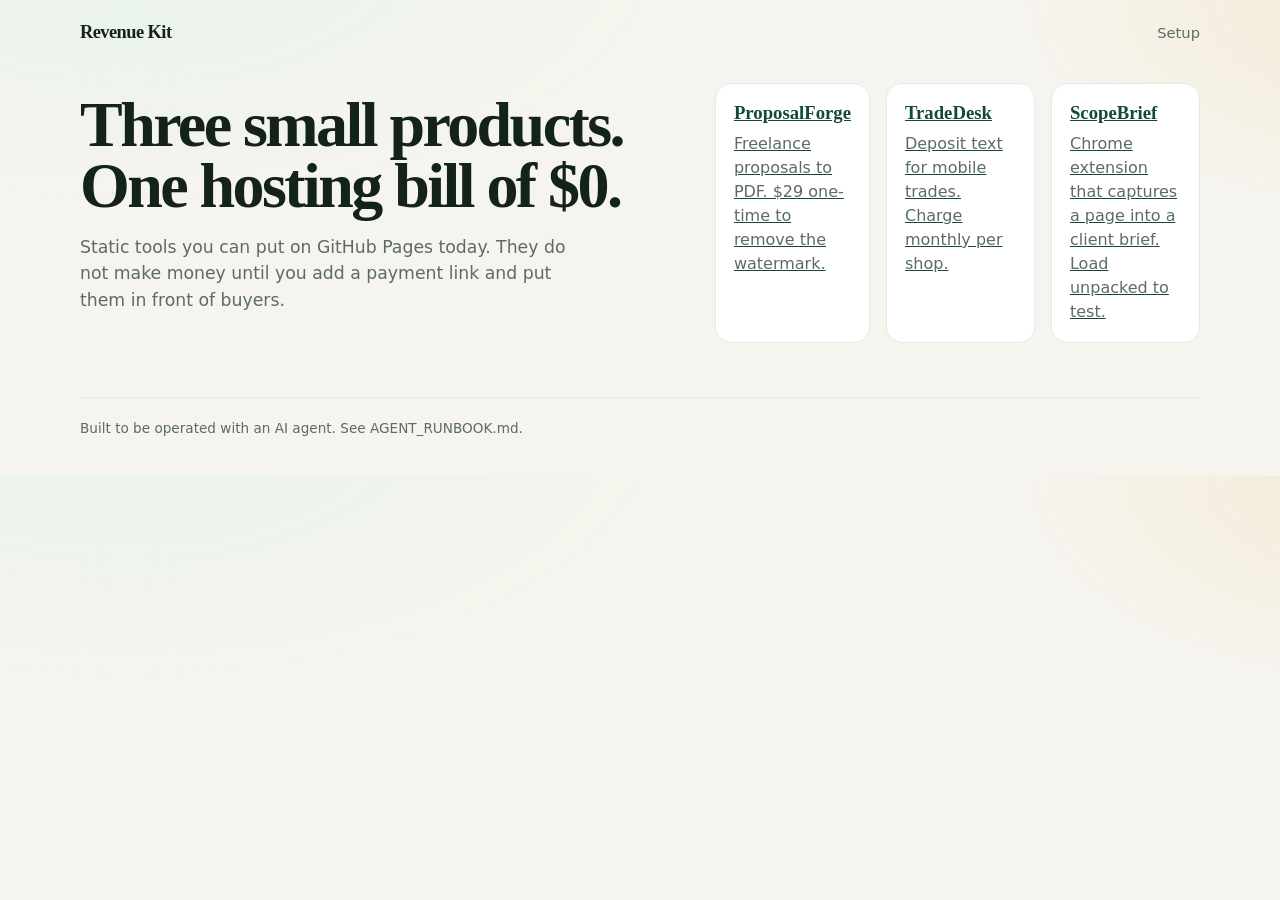
<file: index.html>
<!DOCTYPE html>
<html lang="en">
<head>
  <meta charset="utf-8" />
  <meta name="viewport" content="width=device-width, initial-scale=1" />
  <title>Revenue Kit</title>
  <link rel="stylesheet" href="proposalforge/styles.css" />
</head>
<body>
  <div class="wrap">
    <nav>
      <a class="brand" href="index.html">Revenue Kit</a>
      <div class="nav-links"><a href="README.md">Setup</a></div>
    </nav>
    <section class="hero">
      <div>
        <h1>Three small products. One hosting bill of $0.</h1>
        <p class="lede">Static tools you can put on GitHub Pages today. They do not make money until you add a payment link and put them in front of buyers.</p>
      </div>
      <div class="grid" style="padding:0">
        <a class="card" href="proposalforge/index.html"><h3>ProposalForge</h3><p>Freelance proposals to PDF. $29 one-time to remove the watermark.</p></a>
        <a class="card" href="tradedesk/index.html"><h3>TradeDesk</h3><p>Deposit text for mobile trades. Charge monthly per shop.</p></a>
        <a class="card" href="extension/popup.html"><h3>ScopeBrief</h3><p>Chrome extension that captures a page into a client brief. Load unpacked to test.</p></a>
      </div>
    </section>
    <footer>Built to be operated with an AI agent. See AGENT_RUNBOOK.md.</footer>
  </div>
</body>
</html>
</file>
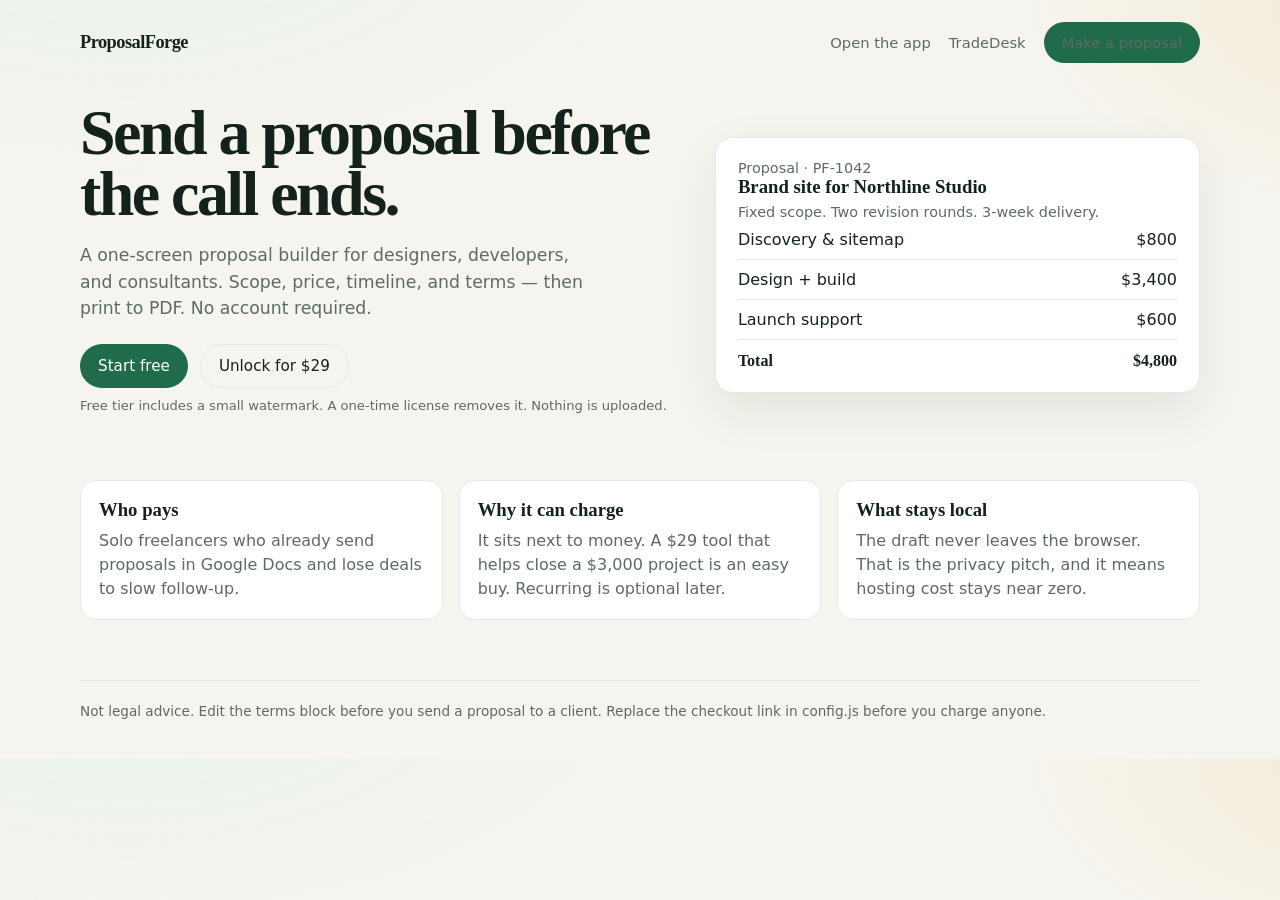
<file: proposalforge/index.html>
<!DOCTYPE html>
<html lang="en">
<head>
  <meta charset="utf-8" />
  <meta name="viewport" content="width=device-width, initial-scale=1" />
  <title>ProposalForge — proposals freelancers can send today</title>
  <meta name="description" content="Write a scoped freelance proposal with price, timeline, and terms. Print to PDF. One-time license removes the watermark." />
  <link rel="stylesheet" href="styles.css" />
</head>
<body>
  <div class="wrap">
    <nav>
      <a class="brand" href="index.html">ProposalForge</a>
      <div class="nav-links">
        <a href="app.html">Open the app</a>
        <a href="../tradedesk/index.html">TradeDesk</a>
        <a class="btn" href="app.html">Make a proposal</a>
      </div>
    </nav>
    <section class="hero">
      <div>
        <h1>Send a proposal before the call ends.</h1>
        <p class="lede">A one-screen proposal builder for designers, developers, and consultants. Scope, price, timeline, and terms — then print to PDF. No account required.</p>
        <div class="cta-row">
          <a class="btn" href="app.html">Start free</a>
          <a class="btn secondary" id="buy" href="#">Unlock for $29</a>
        </div>
        <p class="fine">Free tier includes a small watermark. A one-time license removes it. Nothing is uploaded.</p>
      </div>
      <div class="preview">
        <p class="meta">Proposal · PF-1042</p>
        <h3>Brand site for Northline Studio</h3>
        <p>Fixed scope. Two revision rounds. 3-week delivery.</p>
        <div class="line-item"><span>Discovery & sitemap</span><span>$800</span></div>
        <div class="line-item"><span>Design + build</span><span>$3,400</span></div>
        <div class="line-item"><span>Launch support</span><span>$600</span></div>
        <div class="total"><span>Total</span><span>$4,800</span></div>
      </div>
    </section>
    <section class="grid">
      <article class="card"><h3>Who pays</h3><p>Solo freelancers who already send proposals in Google Docs and lose deals to slow follow-up.</p></article>
      <article class="card"><h3>Why it can charge</h3><p>It sits next to money. A $29 tool that helps close a $3,000 project is an easy buy. Recurring is optional later.</p></article>
      <article class="card"><h3>What stays local</h3><p>The draft never leaves the browser. That is the privacy pitch, and it means hosting cost stays near zero.</p></article>
    </section>
    <footer>Not legal advice. Edit the terms block before you send a proposal to a client. Replace the checkout link in config.js before you charge anyone.</footer>
  </div>
  <script src="config.js"></script>
  <script>
    document.getElementById("buy").href = window.PF_CONFIG.checkoutUrl;
  </script>
</body>
</html>
</file>
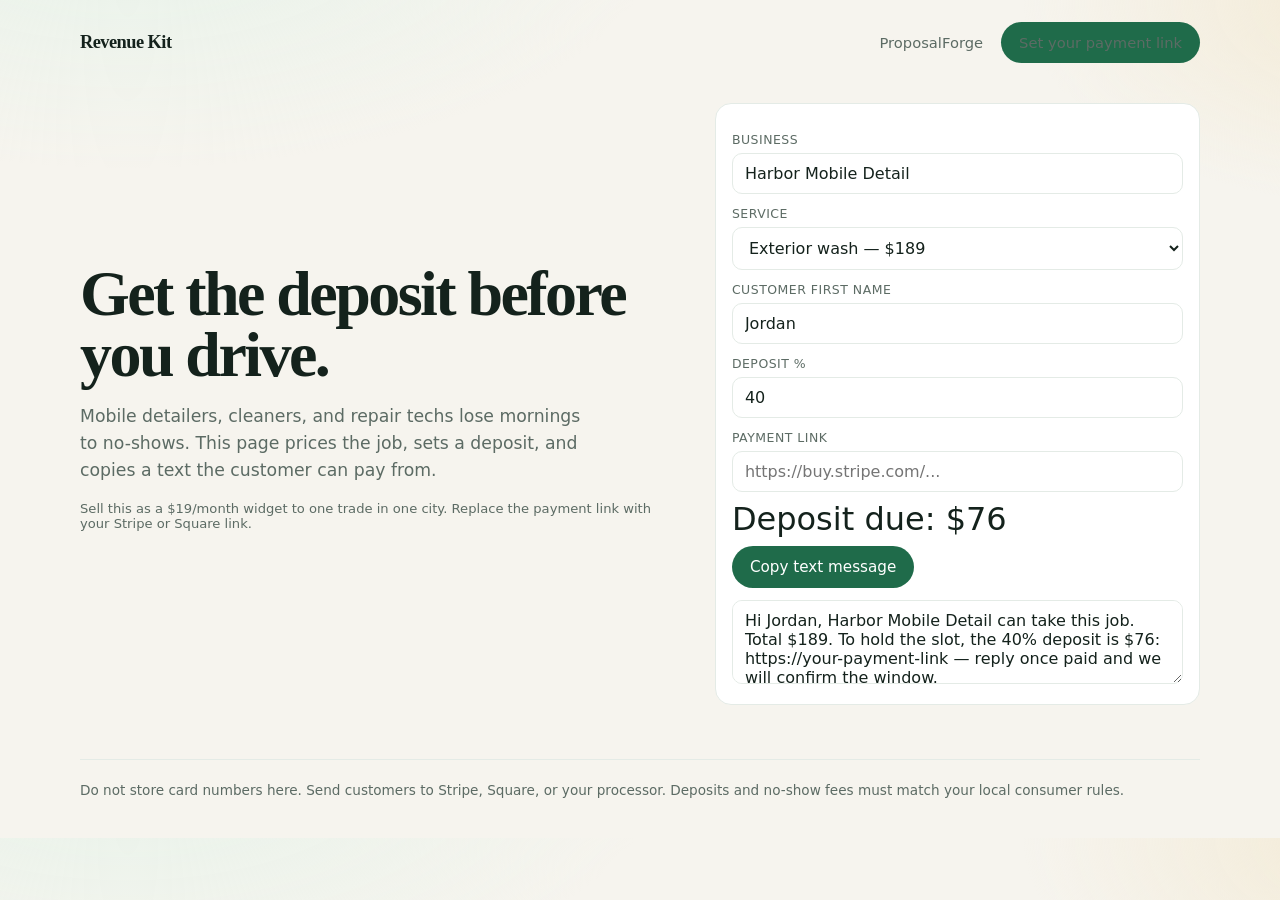
<file: tradedesk/index.html>
<!DOCTYPE html>
<html lang="en">
<head>
  <meta charset="utf-8" />
  <meta name="viewport" content="width=device-width, initial-scale=1" />
  <title>TradeDesk — deposit quotes for local services</title>
  <meta name="description" content="Quote a local job, require a deposit, and text the customer a payment link." />
  <link rel="stylesheet" href="../proposalforge/styles.css" />
  <style>.quote { font-family: Inter, ui-sans-serif, system-ui, sans-serif; } .big { font-size: 2rem; margin: 8px 0; }</style>
</head>
<body>
  <div class="wrap">
    <nav>
      <a class="brand" href="../index.html">Revenue Kit</a>
      <div class="nav-links">
        <a href="../proposalforge/index.html">ProposalForge</a>
        <a class="btn" id="payLink" href="#">Set your payment link</a>
      </div>
    </nav>
    <section class="hero">
      <div>
        <h1>Get the deposit before you drive.</h1>
        <p class="lede">Mobile detailers, cleaners, and repair techs lose mornings to no-shows. This page prices the job, sets a deposit, and copies a text the customer can pay from.</p>
        <p class="fine">Sell this as a $19/month widget to one trade in one city. Replace the payment link with your Stripe or Square link.</p>
      </div>
      <form class="panel quote" id="form">
        <label>Business</label>
        <input id="biz" value="Harbor Mobile Detail" />
        <label>Service</label>
        <select id="service">
          <option value="189">Exterior wash — $189</option>
          <option value="349">Full detail — $349</option>
          <option value="129">Interior reset — $129</option>
          <option value="79">Add-on: pet hair — $79</option>
        </select>
        <label>Customer first name</label>
        <input id="name" value="Jordan" />
        <label>Deposit %</label>
        <input id="dep" type="number" value="40" />
        <label>Payment link</label>
        <input id="link" placeholder="https://buy.stripe.com/..." />
        <p class="big" id="due"></p>
        <button class="btn" type="button" id="copy">Copy text message</button>
        <textarea id="sms" style="margin-top:12px"></textarea>
      </form>
    </section>
    <footer>Do not store card numbers here. Send customers to Stripe, Square, or your processor. Deposits and no-show fees must match your local consumer rules.</footer>
  </div>
  <script>
    const $ = (id) => document.getElementById(id);
    const saved = localStorage.getItem("td_link");
    if (saved) $("link").value = saved;
    function render() {
      const price = Number($("service").value);
      const dep = Math.min(100, Math.max(0, Number($("dep").value) || 0));
      const due = Math.round(price * dep / 100);
      $("due").textContent = "Deposit due: $" + due;
      const link = $("link").value.trim() || "https://your-payment-link";
      localStorage.setItem("td_link", $("link").value.trim());
      const name = $("name").value.trim() || "there";
      const biz = $("biz").value.trim();
      $("sms").value = "Hi " + name + ", " + biz + " can take this job. Total $" + price + ". To hold the slot, the " + dep + "% deposit is $" + due + ": " + link + " \u2014 reply once paid and we will confirm the window.";
      $("payLink").href = link.startsWith("http") ? link : "#";
    }
    ["biz","service","name","dep","link"].forEach((id) => $(id).addEventListener("input", render));
    $("copy").addEventListener("click", async () => {
      await navigator.clipboard.writeText($("sms").value);
      $("copy").textContent = "Copied";
      setTimeout(() => { $("copy").textContent = "Copy text message"; }, 1200);
    });
    render();
  </script>
</body>
</html>
</file>
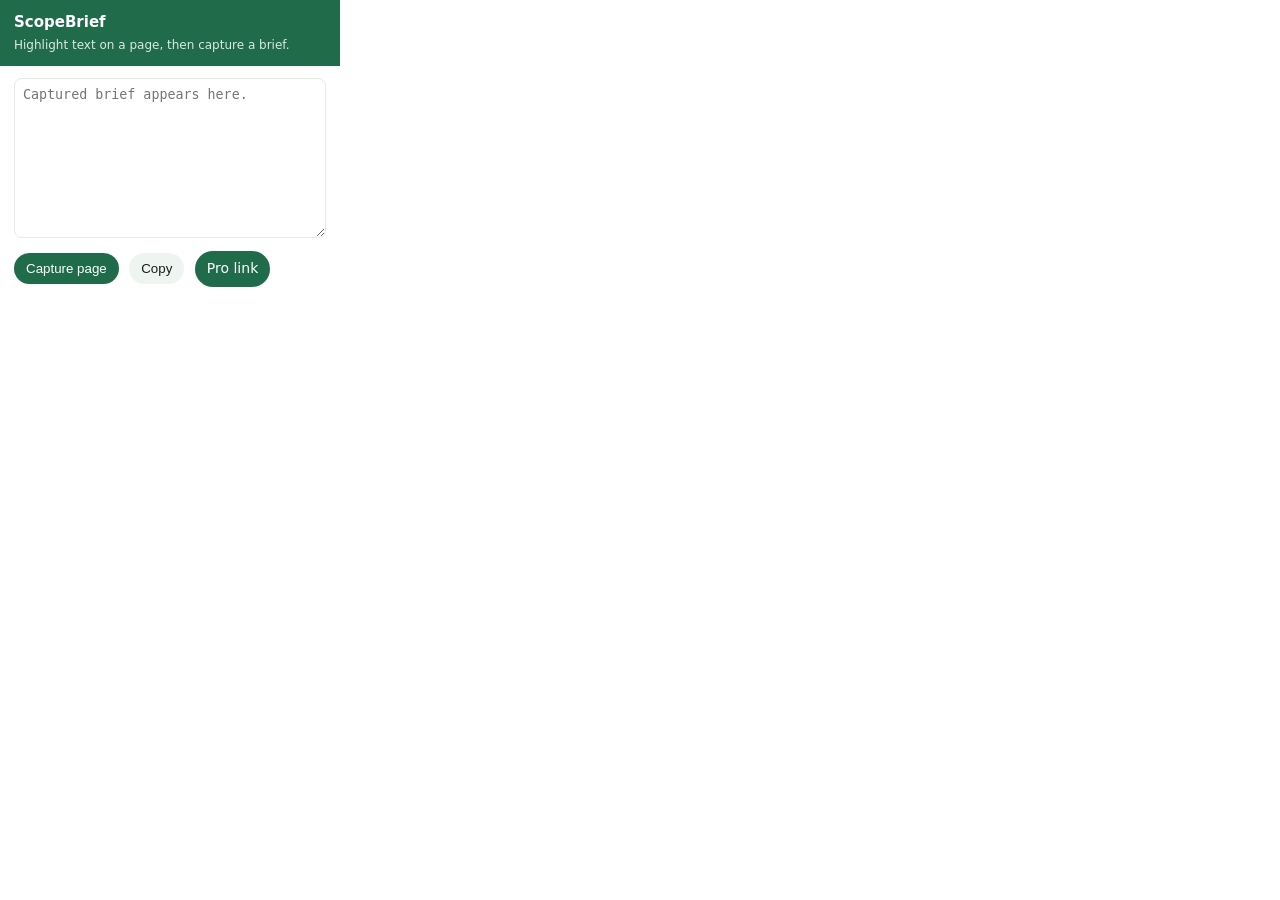
<file: extension/popup.html>
<!DOCTYPE html>
<html lang="en">
<head>
  <meta charset="utf-8" />
  <title>ScopeBrief</title>
  <style>
    body { width: 340px; margin: 0; font: 14px/1.4 ui-sans-serif, system-ui, sans-serif; color: #14221c; }
    header, main { padding: 12px 14px; }
    header { background: #1f6b4a; color: white; }
    h1 { font-size: 15px; margin: 0; }
    p { margin: 4px 0 0; opacity: 0.85; font-size: 12px; }
    textarea { width: 100%; min-height: 160px; box-sizing: border-box; border: 1px solid #e4ebe6; border-radius: 8px; padding: 8px; }
    button, a.btn { display: inline-block; margin-top: 8px; margin-right: 6px; background: #1f6b4a; color: white; border: 0; border-radius: 999px; padding: 8px 12px; text-decoration: none; cursor: pointer; }
    .ghost { background: #eef4f0; color: #14221c; }
  </style>
</head>
<body>
  <header>
    <h1>ScopeBrief</h1>
    <p>Highlight text on a page, then capture a brief.</p>
  </header>
  <main>
    <textarea id="out" placeholder="Captured brief appears here."></textarea>
    <button id="cap" type="button">Capture page</button>
    <button id="copy" class="ghost" type="button">Copy</button>
    <a class="btn" id="upgrade" href="https://github.com/elbowfox/revenue-kit-2026" target="_blank">Pro link</a>
  </main>
  <script src="popup.js"></script>
</body>
</html>
</file>
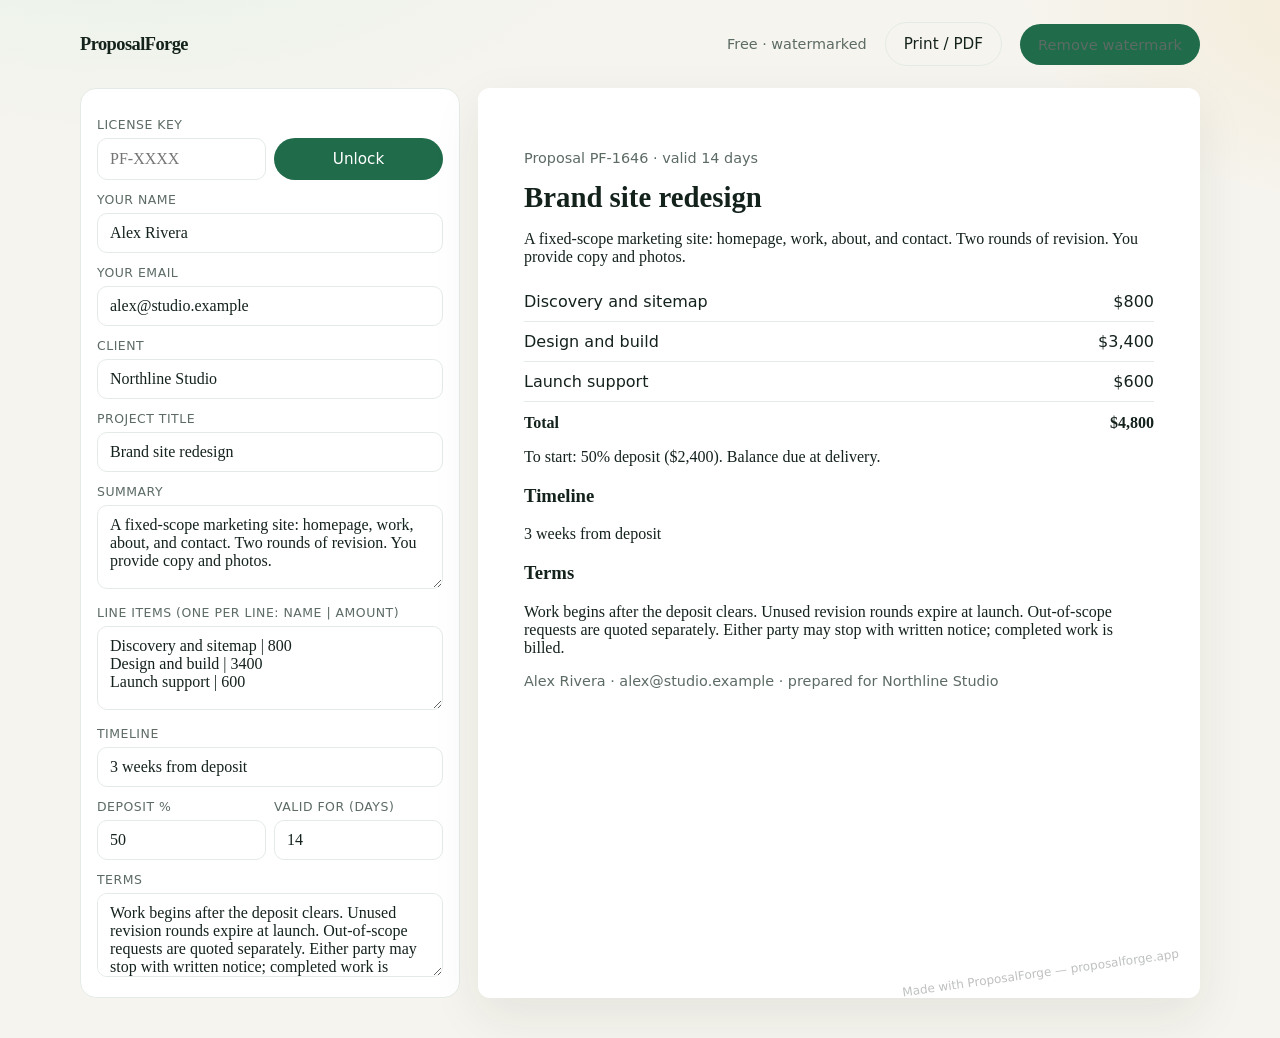
<file: proposalforge/app.html>
<!DOCTYPE html>
<html lang="en">
<head>
  <meta charset="utf-8" />
  <meta name="viewport" content="width=device-width, initial-scale=1" />
  <title>ProposalForge app</title>
  <link rel="stylesheet" href="styles.css" />
</head>
<body>
  <div class="wrap">
    <nav class="no-print">
      <a class="brand" href="index.html">ProposalForge</a>
      <div class="nav-links">
        <span id="status" class="meta">Free</span>
        <button class="btn secondary" id="print" type="button">Print / PDF</button>
        <a class="btn" id="buy" href="#">Remove watermark</a>
      </div>
    </nav>
    <div class="app-shell">
      <form class="panel no-print" id="form">
        <label>License key</label>
        <div class="row2">
          <input id="license" placeholder="PF-XXXX" autocomplete="off" />
          <button class="btn" type="button" id="unlock">Unlock</button>
        </div>
        <label>Your name</label>
        <input id="fromName" value="Alex Rivera" />
        <label>Your email</label>
        <input id="fromEmail" value="alex@studio.example" />
        <label>Client</label>
        <input id="client" value="Northline Studio" />
        <label>Project title</label>
        <input id="title" value="Brand site redesign" />
        <label>Summary</label>
        <textarea id="summary">A fixed-scope marketing site: homepage, work, about, and contact. Two rounds of revision. You provide copy and photos.</textarea>
        <label>Line items (one per line: name | amount)</label>
        <textarea id="items">Discovery and sitemap | 800
Design and build | 3400
Launch support | 600</textarea>
        <label>Timeline</label>
        <input id="timeline" value="3 weeks from deposit" />
        <div class="row2">
          <div>
            <label>Deposit %</label>
            <input id="deposit" type="number" value="50" />
          </div>
          <div>
            <label>Valid for (days)</label>
            <input id="valid" type="number" value="14" />
          </div>
        </div>
        <label>Terms</label>
        <textarea id="terms">Work begins after the deposit clears. Unused revision rounds expire at launch. Out-of-scope requests are quoted separately. Either party may stop with written notice; completed work is billed.</textarea>
      </form>
      <article class="doc" id="doc">
        <p class="meta" id="dMeta"></p>
        <h2 id="dTitle"></h2>
        <p id="dSummary"></p>
        <div id="dItems"></div>
        <div class="total" id="dTotal"></div>
        <p id="dDeposit"></p>
        <h3>Timeline</h3>
        <p id="dTimeline"></p>
        <h3>Terms</h3>
        <p id="dTerms"></p>
        <p class="meta" id="dFrom"></p>
        <div class="wm" id="wm"></div>
      </article>
    </div>
  </div>
  <script src="config.js"></script>
  <script src="app.js"></script>
</body>
</html>
</file>
<file: proposalforge/styles.css>
:root {
  --ink: #14221c;
  --muted: #5c6b64;
  --line: #e4ebe6;
  --paper: #f6f4ee;
  --card: #ffffff;
  --pine: #1f6b4a;
  --pine-dark: #144a33;
  --gold: #c4a15a;
  --shadow: 0 18px 50px rgba(20, 34, 28, 0.08);
  font-family: "Iowan Old Style", "Palatino Linotype", Palatino, Georgia, serif;
}
* { box-sizing: border-box; }
body {
  margin: 0;
  color: var(--ink);
  background:
    radial-gradient(900px 420px at 10% -10%, #e7f3ea, transparent 60%),
    radial-gradient(700px 380px at 110% 0%, #f3ead4, transparent 55%),
    var(--paper);
}
a { color: var(--pine-dark); }
button, input, textarea, select { font: inherit; }
.wrap { width: min(1120px, calc(100% - 32px)); margin: 0 auto; }
nav {
  display: flex; justify-content: space-between; align-items: center;
  padding: 22px 0;
}
.brand { font-weight: 700; letter-spacing: -0.03em; font-size: 1.15rem; text-decoration: none; color: var(--ink); }
.nav-links { display: flex; gap: 18px; align-items: center; }
.nav-links a { text-decoration: none; color: var(--muted); font-family: Inter, ui-sans-serif, system-ui, sans-serif; font-size: 0.92rem; }
.btn {
  display: inline-flex; align-items: center; justify-content: center; gap: 8px;
  background: var(--pine); color: white; border: 0; border-radius: 999px;
  padding: 12px 18px; text-decoration: none; cursor: pointer;
  font-family: Inter, ui-sans-serif, system-ui, sans-serif; font-size: 0.95rem;
}
.btn.secondary { background: transparent; color: var(--ink); border: 1px solid var(--line); }
.btn:hover { background: var(--pine-dark); }
.btn.secondary:hover { background: white; }
.hero { display: grid; grid-template-columns: 1.1fr 0.9fr; gap: 42px; align-items: center; padding: 18px 0 54px; }
h1 { font-size: clamp(2.4rem, 5vw, 4.4rem); line-height: 0.95; letter-spacing: -0.04em; margin: 0 0 16px; }
.lede { font-family: Inter, ui-sans-serif, system-ui, sans-serif; color: var(--muted); font-size: 1.08rem; line-height: 1.55; max-width: 46ch; }
.cta-row { display: flex; gap: 12px; margin-top: 22px; flex-wrap: wrap; }
.fine { font-family: Inter, ui-sans-serif, system-ui, sans-serif; color: var(--muted); font-size: 0.82rem; margin-top: 10px; }
.preview {
  background: white; border-radius: 18px; box-shadow: var(--shadow); padding: 22px;
  border: 1px solid var(--line);
}
.preview h3 { margin: 0 0 6px; }
.preview p { margin: 0; color: var(--muted); font-family: Inter, ui-sans-serif, system-ui, sans-serif; font-size: 0.9rem; }
.line-item { display: flex; justify-content: space-between; padding: 10px 0; border-bottom: 1px solid var(--line); font-family: Inter, ui-sans-serif, system-ui, sans-serif; }
.total { display: flex; justify-content: space-between; font-weight: 700; padding-top: 12px; }
.grid { display: grid; grid-template-columns: repeat(3, 1fr); gap: 16px; padding-bottom: 60px; }
.card { background: var(--card); border: 1px solid var(--line); border-radius: 16px; padding: 18px; }
.card h3 { margin: 0 0 8px; }
.card p { margin: 0; color: var(--muted); font-family: Inter, ui-sans-serif, system-ui, sans-serif; line-height: 1.5; }
footer { border-top: 1px solid var(--line); padding: 22px 0 40px; color: var(--muted); font-family: Inter, ui-sans-serif, system-ui, sans-serif; font-size: 0.85rem; }
.app-shell { display: grid; grid-template-columns: 380px 1fr; gap: 18px; padding-bottom: 40px; }
label { display: block; font-family: Inter, ui-sans-serif, system-ui, sans-serif; font-size: 0.78rem; letter-spacing: 0.04em; text-transform: uppercase; color: var(--muted); margin: 12px 0 6px; }
input, textarea, select {
  width: 100%; border: 1px solid var(--line); background: white; border-radius: 10px; padding: 10px 12px; color: var(--ink);
}
textarea { min-height: 84px; resize: vertical; }
.panel { background: white; border: 1px solid var(--line); border-radius: 16px; padding: 16px; }
.doc {
  background: white; min-height: 900px; border-radius: 12px; box-shadow: var(--shadow);
  padding: 48px 46px; position: relative; overflow: hidden;
}
.doc h2 { margin: 0 0 4px; font-size: 1.8rem; }
.meta { color: var(--muted); font-family: Inter, ui-sans-serif, system-ui, sans-serif; font-size: 0.9rem; }
.wm {
  position: absolute; inset: auto 20px 18px auto; color: rgba(20,34,28,0.28);
  font-family: Inter, ui-sans-serif, system-ui, sans-serif; font-size: 0.75rem; transform: rotate(-8deg);
}
.row2 { display: grid; grid-template-columns: 1fr 1fr; gap: 8px; }
@media (max-width: 900px) {
  .hero, .app-shell, .grid { grid-template-columns: 1fr; }
  .doc { padding: 28px 20px; }
}
@media print {
  nav, .panel, footer, .no-print { display: none !important; }
  body { background: white; }
  .app-shell { display: block; }
  .doc { box-shadow: none; border-radius: 0; }
}
</file>
